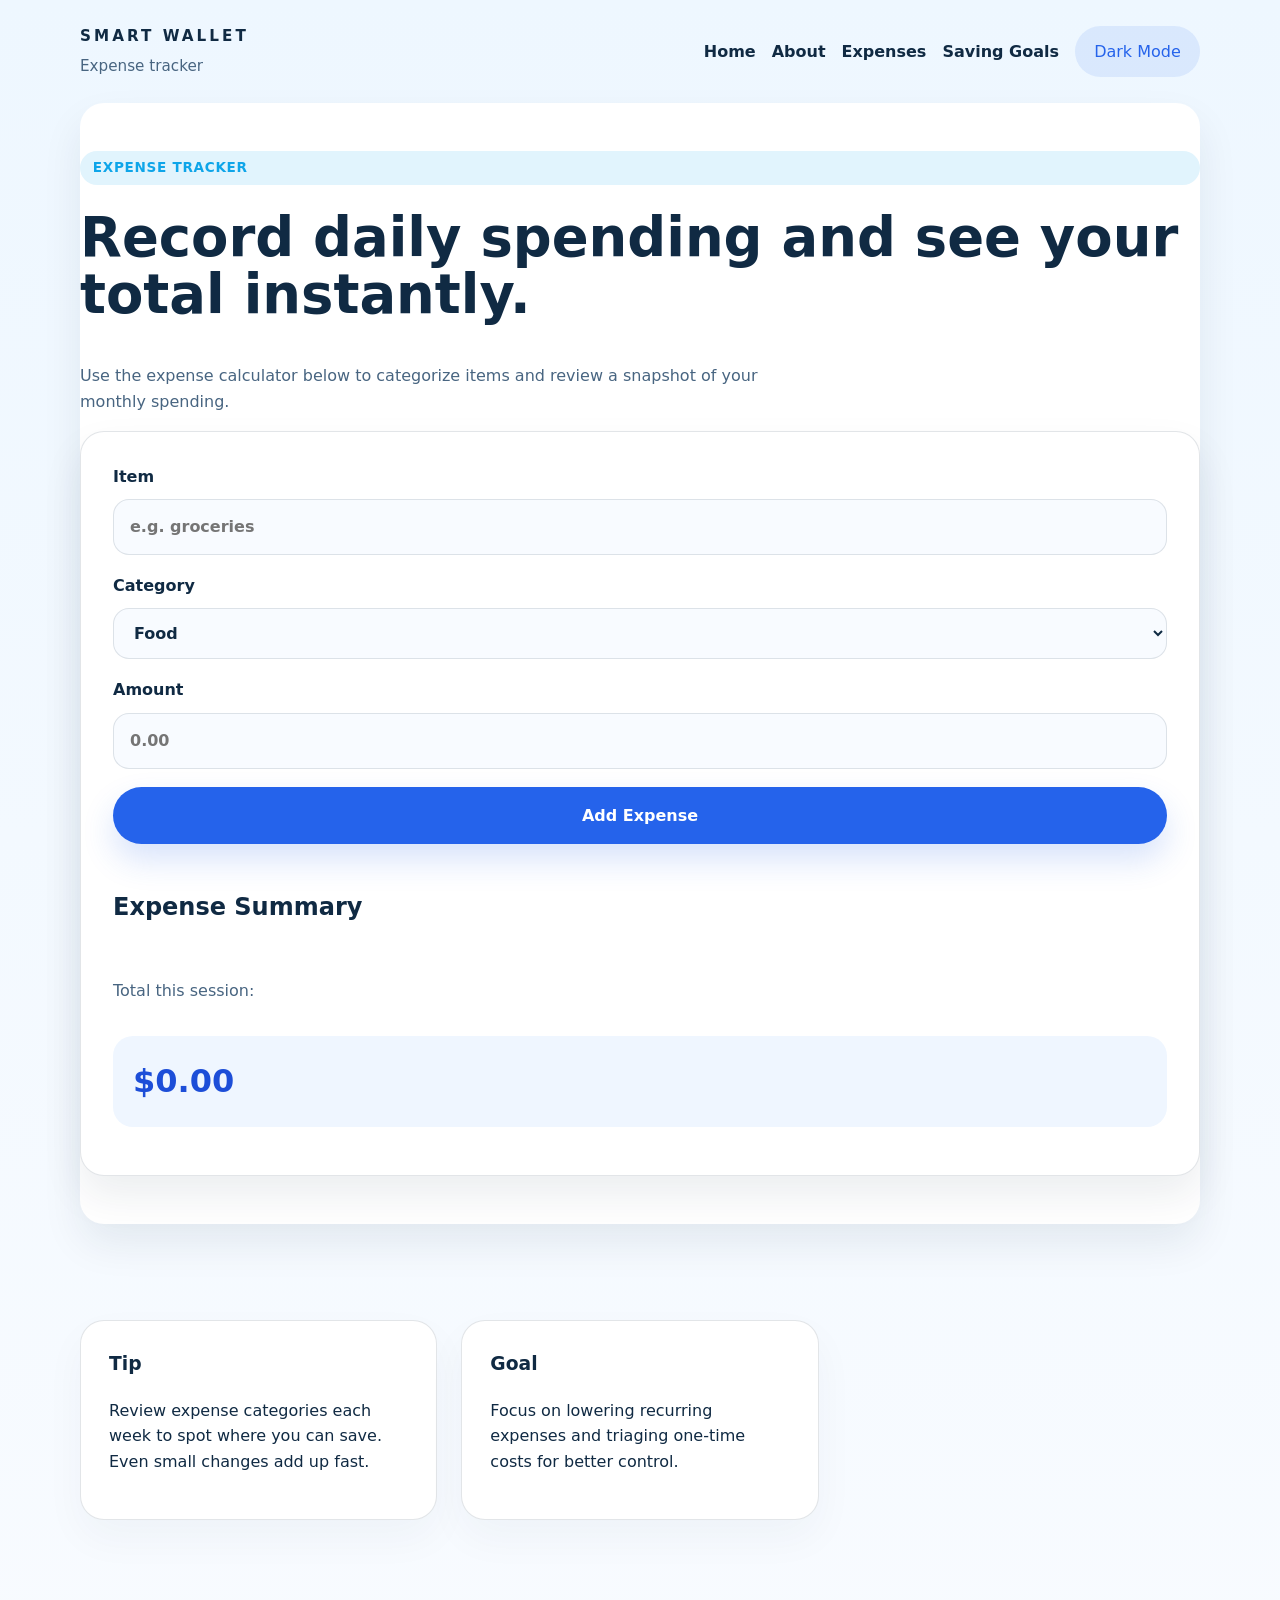
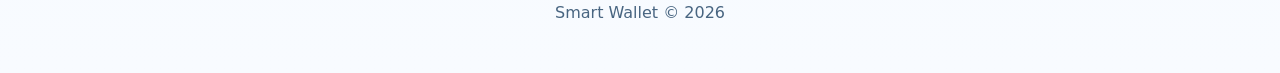
<file: expenses.html>
<!DOCTYPE html>
<html lang="en">
<head>
  <meta charset="UTF-8" />
  <meta name="viewport" content="width=device-width, initial-scale=1.0" />
  <title>Smart Wallet | Expenses</title>
  <meta name="description" content="Track and calculate expenses for your personal budget with Smart Wallet." />
  <link rel="stylesheet" href="styles.css" />
</head>
<body>
  <header class="site-header">
    <div class="brand">
      <span class="logo">SMART WALLET</span>
      <p>Expense tracker</p>
    </div>
    <nav class="main-nav">
      <a href="home.html">Home</a>
      <a href="about.html">About</a>
      <a href="expenses.html">Expenses</a>
      <a href="savings.html">Saving Goals</a>
      <button id="themeToggleExpenses" class="theme-btn">Dark Mode</button>
    </nav>
  </header>

  <section class="section-light section-center">
    <div class="tracker-copy">
      <span class="eyebrow">Expense Tracker</span>
      <h1>Record daily spending and see your total instantly.</h1>
      <p>Use the expense calculator below to categorize items and review a snapshot of your monthly spending.</p>
    </div>
    <div class="tracker-panel">
      <form id="expenseForm" class="expense-form">
        <label>
          Item
          <input type="text" id="itemName" placeholder="e.g. groceries" required />
        </label>
        <label>
          Category
          <select id="itemCategory">
            <option>Food</option>
            <option>Transport</option>
            <option>Entertainment</option>
            <option>Utilities</option>
            <option>Other</option>
          </select>
        </label>
        <label>
          Amount
          <input type="number" id="itemAmount" placeholder="0.00" min="0" step="0.01" required />
        </label>
        <button type="submit" class="btn btn-primary">Add Expense</button>
      </form>
      <div class="expense-summary">
        <h2>Expense Summary</h2>
        <p>Total this session:</p>
        <div class="total-display" id="totalDisplay">$0.00</div>
        <ul id="expenseList" class="expense-list"></ul>
      </div>
    </div>
  </section>

  <section class="section-grid expense-tips">
    <article>
      <h3>Tip</h3>
      <p>Review expense categories each week to spot where you can save. Even small changes add up fast.</p>
    </article>
    <article>
      <h3>Goal</h3>
      <p>Focus on lowering recurring expenses and triaging one-time costs for better control.</p>
    </article>
  </section>

  <footer class="site-footer">
    <p>Smart Wallet © 2026</p>
  </footer>
  <script src="script.js"></script>
</body>
</html>
</file>
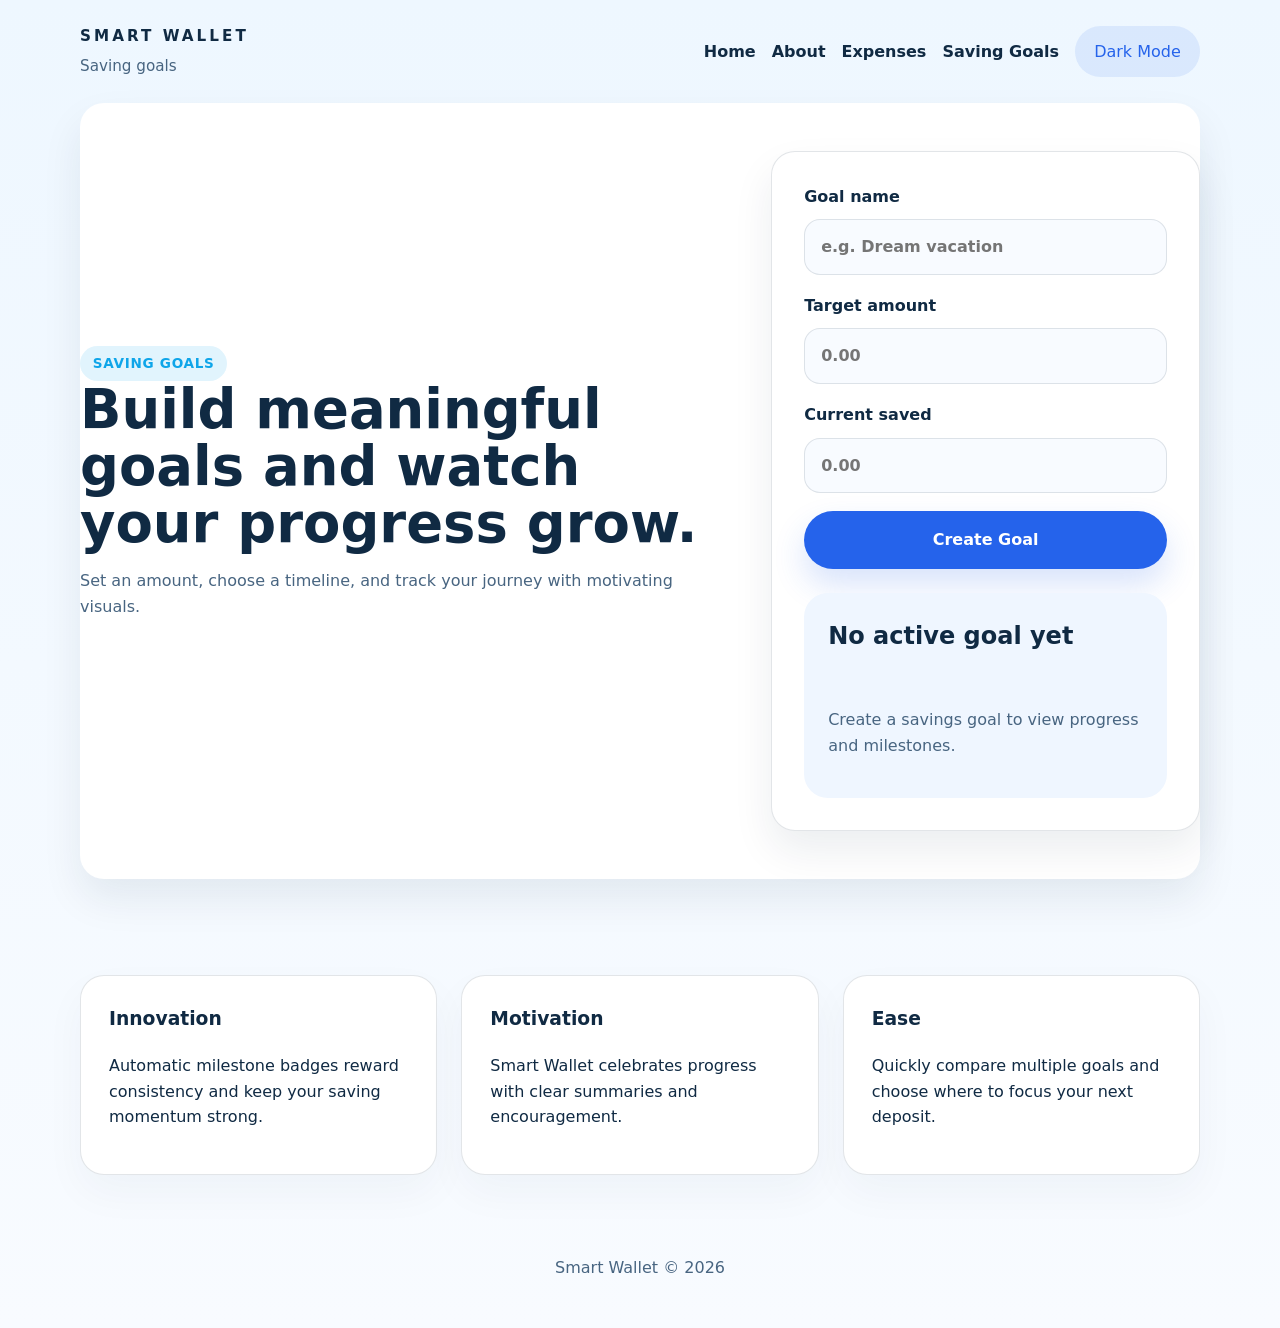
<file: savings.html>
<!DOCTYPE html>
<html lang="en">
<head>
  <meta charset="UTF-8" />
  <meta name="viewport" content="width=device-width, initial-scale=1.0" />
  <title>Smart Wallet | Saving Goals</title>
  <meta name="description" content="Set, track, and celebrate saving goals in Smart Wallet." />
  <link rel="stylesheet" href="styles.css" />
</head>
<body>
  <header class="site-header">
    <div class="brand">
      <span class="logo">SMART WALLET</span>
      <p>Saving goals</p>
    </div>
    <nav class="main-nav">
      <a href="home.html">Home</a>
      <a href="about.html">About</a>
      <a href="expenses.html">Expenses</a>
      <a href="savings.html">Saving Goals</a>
      <button id="themeToggleSavings" class="theme-btn">Dark Mode</button>
    </nav>
  </header>

  <section class="hero section-light section-center">
    <div>
      <span class="eyebrow">Saving Goals</span>
      <h1>Build meaningful goals and watch your progress grow.</h1>
      <p>Set an amount, choose a timeline, and track your journey with motivating visuals.</p>
    </div>
    <div class="goal-panel">
      <form id="goalForm" class="goal-form">
        <label>
          Goal name
          <input type="text" id="goalName" placeholder="e.g. Dream vacation" required />
        </label>
        <label>
          Target amount
          <input type="number" id="goalAmount" placeholder="0.00" min="0" step="0.01" required />
        </label>
        <label>
          Current saved
          <input type="number" id="goalCurrent" placeholder="0.00" min="0" step="0.01" required />
        </label>
        <button type="submit" class="btn btn-primary">Create Goal</button>
      </form>
      <div class="goal-preview" id="goalPreview">
        <h2>No active goal yet</h2>
        <p>Create a savings goal to view progress and milestones.</p>
      </div>
    </div>
  </section>

  <section class="section-grid savings-cards">
    <article>
      <h3>Innovation</h3>
      <p>Automatic milestone badges reward consistency and keep your saving momentum strong.</p>
    </article>
    <article>
      <h3>Motivation</h3>
      <p>Smart Wallet celebrates progress with clear summaries and encouragement.</p>
    </article>
    <article>
      <h3>Ease</h3>
      <p>Quickly compare multiple goals and choose where to focus your next deposit.</p>
    </article>
  </section>

  <footer class="site-footer">
    <p>Smart Wallet © 2026</p>
  </footer>
  <script src="script.js"></script>
</body>
</html>
</file>
<file: styles.css>
:root {
  --bg: #f5f8fb;
  --surface: #ffffff;
  --surface-alt: #f0f4f8;
  --text: #102a43;
  --muted: #486581;
  --primary: #2563eb;
  --primary-dark: #1d4ed8;
  --secondary: #0ea5e9;
  --accent: #22c55e;
  --border: rgba(16, 42, 67, 0.12);
  --shadow: 0 20px 40px rgba(16, 42, 67, 0.08);
  --radius: 24px;
}

* {
  box-sizing: border-box;
}

html {
  scroll-behavior: smooth;
}

body {
  margin: 0;
  font-family: Inter, system-ui, -apple-system, BlinkMacSystemFont, "Segoe UI", sans-serif;
  line-height: 1.6;
  background: linear-gradient(180deg, #eef7ff 0%, #f8fbff 100%);
  color: var(--text);
}

img {
  max-width: 100%;
  display: block;
}

a {
  color: inherit;
  text-decoration: none;
}

button,
input,
select {
  font: inherit;
}

button {
  border: none;
  cursor: pointer;
}

main,
section,
header,
footer {
  display: block;
}

.site-header {
  width: min(1120px, 100% - 32px);
  margin: 0 auto;
  padding: 24px 0;
  display: flex;
  align-items: center;
  justify-content: space-between;
  gap: 24px;
}

.brand {
  display: grid;
  gap: 6px;
}

.logo {
  font-weight: 800;
  letter-spacing: 0.2em;
  font-size: 0.95rem;
  text-transform: uppercase;
}

.site-header p {
  margin: 0;
  color: var(--muted);
  font-size: 0.95rem;
}

.main-nav {
  display: flex;
  flex-wrap: wrap;
  align-items: center;
  gap: 16px;
}

.main-nav a {
  color: var(--text);
  font-weight: 600;
}

.theme-btn {
  padding: 0.8rem 1.2rem;
  border-radius: 999px;
  background: rgba(37, 99, 235, 0.1);
  color: var(--primary);
  transition: background 0.25s ease, transform 0.2s ease;
}

.theme-btn:hover {
  background: rgba(37, 99, 235, 0.18);
  transform: translateY(-1px);
}

.hero,
.section-grid,
.section-light,
.section-center,
.hero-center {
  width: min(1120px, 100% - 32px);
  margin: 0 auto;
}

.hero {
  display: grid;
  grid-template-columns: 1.2fr 0.8fr;
  gap: 48px;
  align-items: center;
  padding: 64px 0 48px;
}

.hero-copy {
  display: grid;
  gap: 24px;
}

.eyebrow {
  display: inline-flex;
  align-items: center;
  padding: 0.4rem 0.8rem;
  border-radius: 999px;
  background: rgba(14, 165, 233, 0.12);
  color: var(--secondary);
  font-size: 0.85rem;
  font-weight: 700;
  text-transform: uppercase;
  letter-spacing: 0.05em;
}

.hero h1,
.about-copy h1,
.tracker-copy h1,
.goal-panel h1,
.section-light h1,
.about-hero h1 {
  font-size: clamp(2.4rem, 1.5vw + 2.2rem, 3.6rem);
  line-height: 1.05;
  margin: 0;
}

.hero p,
.section-light p,
.objectives p,
.feature p,
.about-copy p {
  max-width: 70ch;
  color: var(--muted);
}

.hero-actions {
  display: flex;
  flex-wrap: wrap;
  gap: 16px;
  align-items: center;
}

.hero-image {
  border-radius: var(--radius);
  overflow: hidden;
  box-shadow: var(--shadow);
}

.hero-image img {
  width: 100%;
  height: 100%;
  object-fit: cover;
}

.btn {
  display: inline-flex;
  align-items: center;
  justify-content: center;
  padding: 1rem 1.6rem;
  border-radius: 999px;
  font-weight: 700;
  transition: transform 0.2s ease, box-shadow 0.2s ease;
}

.btn:hover {
  transform: translateY(-1px);
}

.btn-primary {
  background: var(--primary);
  color: #ffffff;
  box-shadow: 0 16px 32px rgba(37, 99, 235, 0.18);
}

.btn-secondary {
  background: rgba(37, 99, 235, 0.08);
  color: var(--primary-dark);
}

.section-grid {
  display: grid;
  grid-template-columns: repeat(3, minmax(0, 1fr));
  gap: 24px;
  padding: 48px 0;
}

.features article,
.objectives article,
.savings-cards article,
.expense-tips article,
.innovation-card,
.about-details > div,
.mission-grid > article {
  background: var(--surface);
  border: 1px solid var(--border);
  border-radius: var(--radius);
  padding: 28px;
  box-shadow: 0 18px 42px rgba(16, 42, 67, 0.04);
}

.features h2,
.objectives h2,
.innovation-card h3,
.about-details h3,
.expense-tips h3,
.goal-preview h2,
.section-grid h2,
.section-grid h3 {
  margin-top: 0;
}

.section-light {
  background: #ffffff;
  border-radius: var(--radius);
  padding: 48px 32px;
  margin-bottom: 48px;
  box-shadow: var(--shadow);
}

.section-center {
  padding: 48px 0;
}

.about-hero,
.hero-center,
.tracker-panel,
.goal-panel {
  display: grid;
  gap: 32px;
}

.about-hero {
  grid-template-columns: 1fr 1fr;
}

.about-copy,
.tracker-copy,
.hero-copy {
  display: grid;
  gap: 24px;
}

.about-image,
.team-grid,
.goal-panel,
.tracker-panel {
  width: 100%;
}

.about-image img,
.team-grid img {
  border-radius: var(--radius);
  width: 100%;
  height: 100%;
  object-fit: cover;
}

.mission-grid,
.goal-panel,
.tracker-panel,
.team-grid {
  display: grid;
  gap: 24px;
}

.mission-grid {
  grid-template-columns: repeat(2, minmax(0, 1fr));
}

.team-grid {
  grid-template-columns: repeat(2, minmax(0, 1fr));
}

.tracker-panel,
.goal-panel {
  background: var(--surface);
  border: 1px solid var(--border);
  border-radius: var(--radius);
  padding: 32px;
  box-shadow: var(--shadow);
}

.expense-form,
.goal-form {
  display: grid;
  gap: 18px;
}

.expense-form label,
.goal-form label {
  display: grid;
  gap: 10px;
  font-weight: 600;
  color: var(--text);
}

.expense-form input,
.goal-form input,
.expense-form select {
  width: 100%;
  padding: 14px 16px;
  border-radius: 16px;
  border: 1px solid rgba(16, 42, 67, 0.12);
  background: #f8fbff;
  color: var(--text);
}

.expense-summary {
  display: grid;
  gap: 16px;
}

.total-display {
  font-size: 2rem;
  font-weight: 800;
  padding: 20px;
  border-radius: 20px;
  background: #eff6ff;
  color: var(--primary-dark);
}

.expense-list {
  list-style: none;
  margin: 0;
  padding: 0;
  display: grid;
  gap: 12px;
}

.expense-list li {
  display: flex;
  justify-content: space-between;
  gap: 12px;
  padding: 16px;
  border-radius: 18px;
  background: var(--surface-alt);
  color: var(--text);
}

.goal-preview {
  min-height: 200px;
  border-radius: 24px;
  padding: 24px;
  background: #eff6ff;
  display: grid;
  gap: 16px;
}

.footer-nav {
  display: flex;
  flex-wrap: wrap;
  gap: 16px;
  justify-content: center;
  margin-bottom: 16px;
}

.site-footer {
  padding: 32px 0 48px;
  text-align: center;
  color: var(--muted);
}

.site-footer p {
  margin: 0;
}

.redirect-page {
  min-height: 100vh;
  display: grid;
  place-items: center;
  padding: 32px;
}

.hero-center {
  min-height: 60vh;
  display: grid;
  place-items: center;
}

@media (max-width: 960px) {
  .hero,
  .about-hero {
    grid-template-columns: 1fr;
  }

  .mission-grid,
  .section-grid,
  .team-grid {
    grid-template-columns: 1fr;
  }

  .site-header {
    flex-direction: column;
    align-items: flex-start;
  }
}

@media (max-width: 720px) {
  .site-header,
  .hero,
  .section-light,
  .section-grid {
    width: calc(100% - 24px);
  }

  .main-nav {
    justify-content: flex-start;
  }

  .hero-actions {
    flex-direction: column;
    align-items: stretch;
  }
}

@media (prefers-color-scheme: dark) {
  :root {
    --bg: #071426;
    --surface: #0f172a;
    --surface-alt: #14203a;
    --text: #f8fafc;
    --muted: #94a3b8;
    --border: rgba(148, 163, 184, 0.18);
    --shadow: 0 20px 40px rgba(0, 0, 0, 0.35);
  }

  body {
    background: #071426;
  }

  .section-light,
  .tracker-panel,
  .goal-panel,
  .features article,
  .section-grid article,
  .innovation-card,
  .about-details > div {
    background: var(--surface);
    border-color: var(--border);
  }

  .btn-secondary,
  .theme-btn {
    background: rgba(14, 165, 233, 0.14);
  }

  .hero p,
  .section-light p,
  .feature p {
    color: var(--muted);
  }
}
</file>
